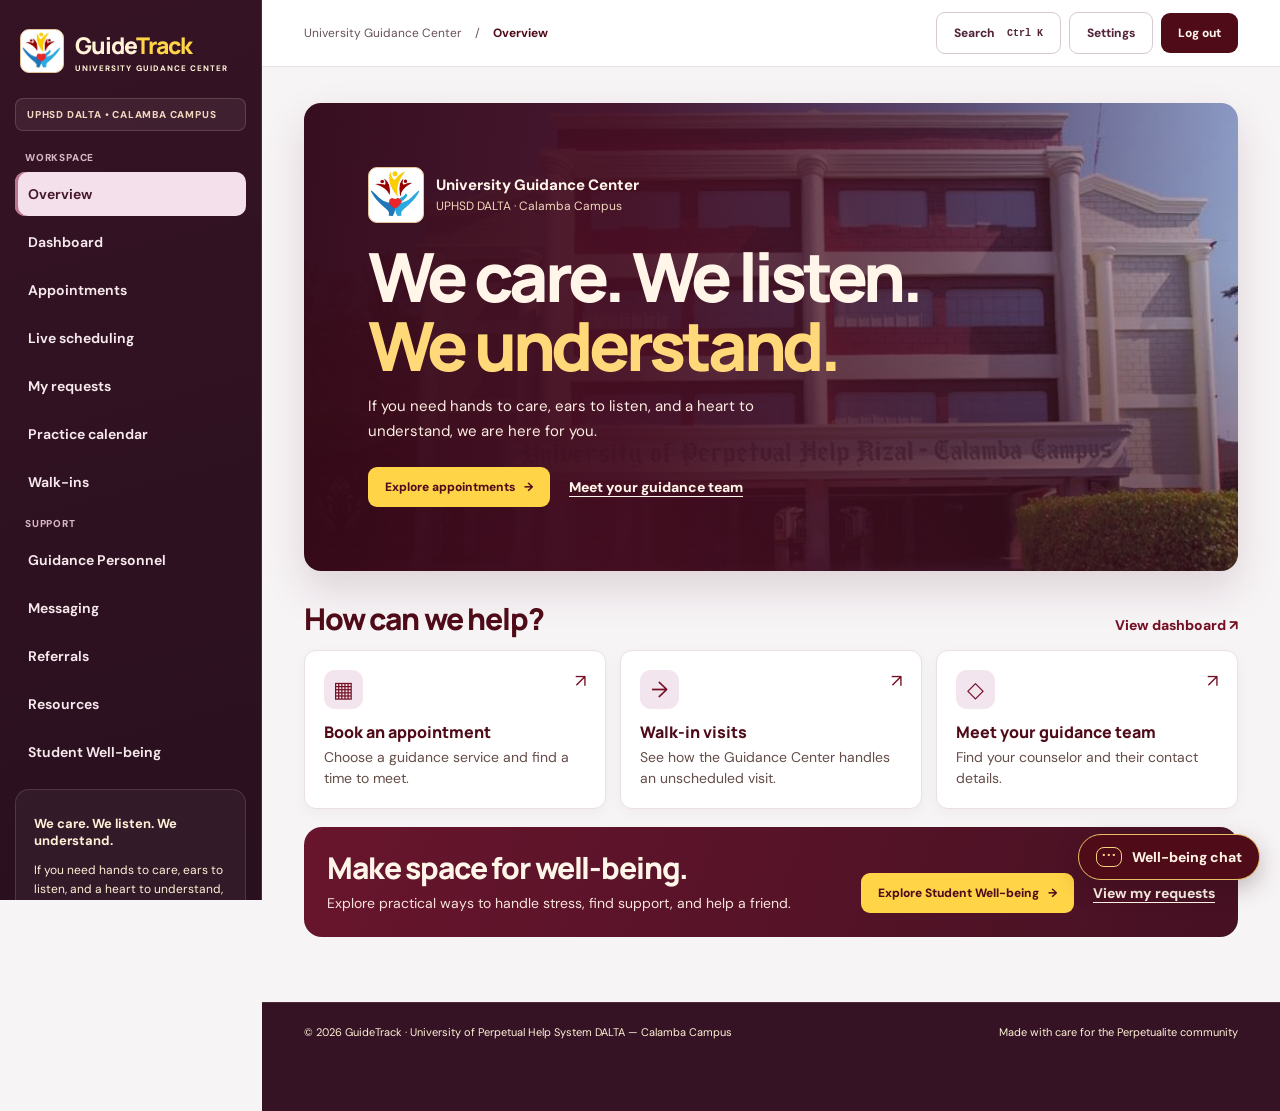
<file: index.html>
<!doctype html><html lang="en"><head><meta charset="UTF-8"><meta name="viewport" content="width=device-width, initial-scale=1"><meta name="theme-color" content="#740f24"><title>GuideTrack | University Guidance Center</title><meta name="description" content="GuideTrack guidance management portal for UPHSD Calamba"><link rel="preconnect" href="https://fonts.googleapis.com"><link rel="preconnect" href="https://fonts.gstatic.com" crossorigin><link href="https://fonts.googleapis.com/css2?family=DM+Sans:wght@400;500;600;700&family=Manrope:wght@400;500;600;700;800&display=swap" rel="stylesheet"><link rel="stylesheet" href="styles.css?v=maroon-yellow"><link rel="stylesheet" href="workspace.css?v=portal-help"><link rel="stylesheet" href="portal-shell.css?v=portal-mobile"></head><body class="portal-page"><a class="portal-skip" href="#content">Skip to content</a><div class="app"><aside class="sidebar" id="portal-sidebar"><a class="brand" href="#home"><span class="portal-emblem" aria-hidden="true"></span><span><strong>Guide<span>Track</span></strong><small>UNIVERSITY GUIDANCE CENTER</small></span></a><div class="campus">UPHSD DALTA <span>•</span> CALAMBA CAMPUS</div><nav id="nav" aria-label="GuideTrack workspace">
<div class="nav-label">Workspace</div>
<a href="#home" data-page="home">Overview</a>
<a href="#dashboard" data-page="dashboard">Dashboard</a>
<a href="#appointments" data-page="appointments">Appointments</a>
<a href="scheduling.html">Live scheduling</a>
<a href="/scheduling.html#my-requests">My requests</a>
<a href="#calendar" data-page="calendar">Practice calendar</a>
<a href="#walk-in" data-page="walk-in">Walk-ins</a>
<div class="nav-label">Support</div>
<a href="#guidance" data-page="guidance">Guidance Personnel</a>
<a href="#messages" data-page="messages">Messaging</a>
<a href="#referrals" data-page="referrals">Referrals</a>
<a href="#resources" data-page="resources">Resources</a>
<a href="#wellbeing" data-page="wellbeing">Student Well-being</a>
</nav><div class="side-bottom"><div class="support"><strong>We care. We listen. We understand.</strong><p>If you need hands to care, ears to listen, and a heart to understand, we are here for you.</p><a href="#guidance">Meet our team</a></div></div></aside><button class="portal-nav-scrim" type="button" aria-label="Close navigation" tabindex="-1" hidden></button><div class="main-wrap"><header class="topbar"><button id="menu" class="menu" type="button" aria-label="Toggle menu" aria-controls="portal-sidebar" aria-expanded="false">☰</button><div class="breadcrumbs">University Guidance Center <span>/</span> <strong id="crumb">Overview</strong></div><div class="top-right"><button class="btn outline portal-controls-button" type="button" id="portal-search-open">Search <kbd>Ctrl K</kbd></button><a class="btn outline portal-controls-button" href="/settings.html">Settings</a><form method="post" action="/auth/logout"><button class="btn maroon" type="submit">Log out</button></form></div></header><main id="content" class="content" tabindex="-1"></main><footer class="footer">© 2026 GuideTrack · University of Perpetual Help System DALTA — Calamba Campus <span>Made with care for the Perpetualite community</span></footer></div></div><div id="toast" role="status" aria-live="polite"></div><script src="app.js?v=portal-mobile"></script><details class="awareness-chat" id="awareness-chat">
  <summary class="chat-launcher"><span class="chat-icon" aria-hidden="true"></span><span>Well-being chat</span></summary>
  <section class="chat-window" aria-labelledby="chat-title">
    <header class="chat-header">
      <span class="chat-avatar" aria-hidden="true">&#9825;</span>
      <div><h2 id="chat-title">Well-being chat</h2><p>GuideTrack &middot; AI-assisted support</p></div>
      <button class="chat-close" type="button" aria-label="Close Well-being chat">&times;</button>
    </header>
    <div class="chat-conversation">
      <div class="chat-messages" id="chat-messages" role="log" aria-live="polite" aria-label="Chat messages" tabindex="0">
        <div class="chat-message"><span class="chat-author">GuideTrack</span><p>Hi, I&rsquo;m glad you&rsquo;re here. Ask about GuideTrack, everyday well-being, or anything you would like to learn.</p></div>
      </div>
      <div class="chat-typing" id="chat-typing" role="status" hidden>
        <span class="chat-dots" aria-hidden="true"><i></i><i></i><i></i></span>
        <span>GuideTrack is finding a reply</span>
      </div>
    </div>
    <div class="chat-composer">
      <div class="chat-prompts" aria-label="Suggested questions">
        <button type="button" data-prompt="How do I set up an appointment?">Book an appointment</button>
        <button type="button" data-prompt="How can I handle exam stress?">Exam stress</button>
        <button type="button" data-prompt="How can I build a better sleep routine?">Better sleep</button>
        <button type="button" data-prompt="How do I reach the Guidance Center?">Find support</button>
      </div>
      <form id="awareness-form">
        <label class="chat-only-screen-reader" for="awareness-message">Your message</label>
        <textarea id="awareness-message" maxlength="800" rows="2" placeholder="Write a message&hellip;" aria-describedby="chat-privacy" required></textarea>
        <button class="chat-send" type="submit">Send <span aria-hidden="true">&rarr;</span></button>
      </form>
      <p id="chat-privacy">Cloudflare Workers AI may receive your message and recent chat turns to reply. Leave out private details.</p>
      <div class="chat-links">
        <a href="#wellbeing/urgent">Urgent help</a>
        <a href="#wellbeing">Mental health resources</a>
      </div>
    </div>
  </section>
</details><script src="wellbeing.js?v=conversation" defer></script><dialog id="portal-search" class="portal-dialog">
  <form method="dialog"><button class="btn outline portal-dialog-close" aria-label="Close search">Close</button></form>
  <h2>Find a page</h2>
  <div class="field"><label for="portal-query">Search GuideTrack</label><input id="portal-query" type="search" placeholder="Try appointments or settings"></div>
  <div id="portal-results"></div>
</dialog>
<script src="/preferences.js" defer></script>
<script src="portal-tools.js?v=workspace-shell" defer></script></body></html>
</file>
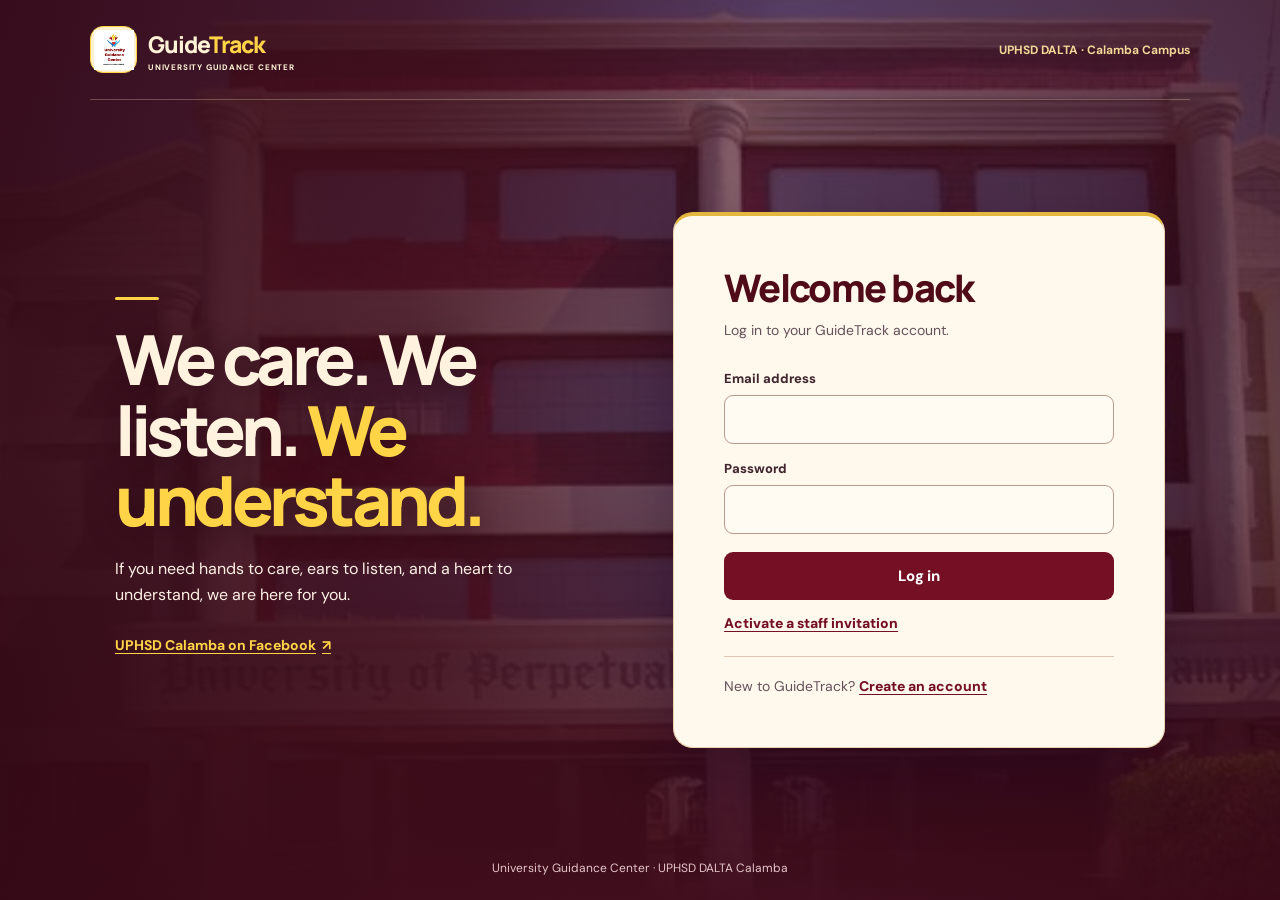
<file: login.html>
<!doctype html>
<html lang="en">
<head>
<meta charset="UTF-8">
<meta name="viewport" content="width=device-width, initial-scale=1">
<meta name="theme-color" content="#740f24">
<title>Log in | GuideTrack</title>
<meta name="description" content="GuideTrack guidance management portal for UPHSD Calamba">
<link rel="preconnect" href="https://fonts.googleapis.com">
<link rel="preconnect" href="https://fonts.gstatic.com" crossorigin>
<link href="https://fonts.googleapis.com/css2?family=DM+Sans:wght@400;500;600;700&family=Manrope:wght@400;500;600;700;800&display=swap" rel="stylesheet">
<link rel="stylesheet" href="styles.css?v=maroon-yellow">
  <link rel="stylesheet" href="auth.css?v=campus-background">
</head>
<body class="auth-page auth-campus-login">
  <header class="auth-header">
    <a class="brand" href="/login.html">
      <span class="brand-icon"><img src="guidance-logo.png" alt="" width="40" height="40"></span>
      <span><strong>Guide<span>Track</span></strong><small>UNIVERSITY GUIDANCE CENTER</small></span>
    </a>
    <p class="auth-campus-name">UPHSD DALTA &middot; Calamba Campus</p>
  </header>
  <main class="auth-layout">
    <aside class="auth-campus">
      <h2>We care. We listen. <em>We understand.</em></h2>
      <p>If you need hands to care, ears to listen, and a heart to understand, we are here for you.</p>
      <a class="auth-campus-social" href="https://www.facebook.com/perpetualcalambaofficial"
        target="_blank" rel="noopener noreferrer">UPHSD Calamba on Facebook <span aria-hidden="true">&nearr;</span></a>
    </aside>
    <section class="auth-card" aria-labelledby="auth-title">
      <h1 id="auth-title">Welcome back</h1>
      <p class="auth-intro">Log in to your GuideTrack account.</p>
      <form id="auth-form" method="post" action="/auth/login">
        <div class="field">
          <label for="email">Email address</label>
          <input id="email" name="email" type="email" autocomplete="email" required>
        </div>
        <div class="field">
          <label for="password">Password</label>
          <input id="password" name="password" type="password" autocomplete="current-password" required>
        </div>
        <button type="submit" class="btn maroon">Log in</button>
        <p id="auth-status" role="status" hidden></p>
      </form>
      <p><a class="auth-link" href="staff-activate.html">Activate a staff invitation</a></p>
      <p class="auth-switch">New to GuideTrack? <a class="auth-link" href="signup.html">Create an account</a></p>
    </section>
  </main>
  <footer class="auth-footer">University Guidance Center &middot; UPHSD DALTA Calamba</footer>
  <script src="auth.js?v=cloudflare-accounts" defer></script>
</body>
</html>
</file>
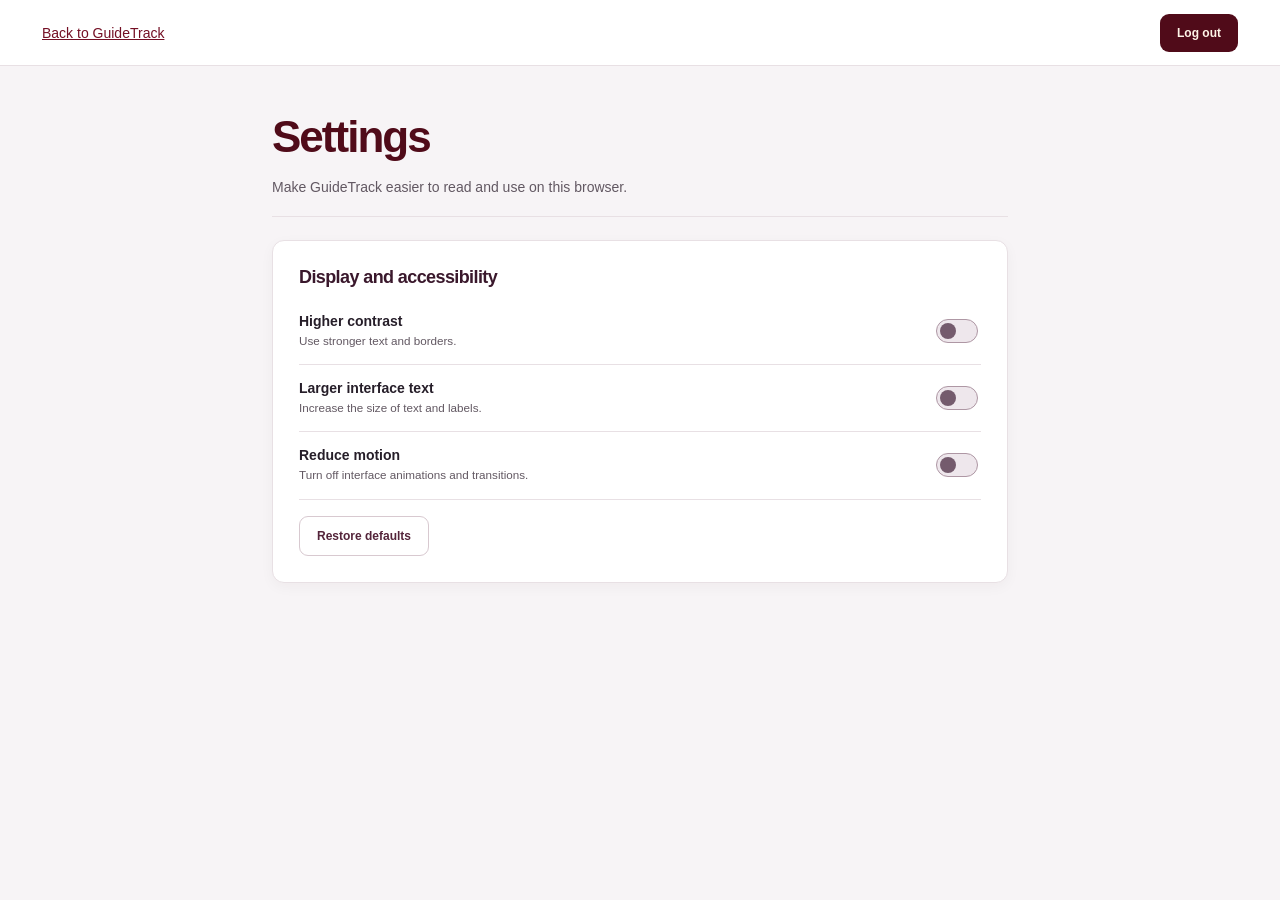
<file: settings.html>
<!doctype html>
<html lang="en">
<head>
  <meta charset="utf-8">
  <meta name="viewport" content="width=device-width, initial-scale=1">
  <meta name="theme-color" content="#500b19">
  <title>Settings | GuideTrack</title>
  <link rel="stylesheet" href="/styles.css?v=maroon-yellow">
  <link rel="stylesheet" href="/workspace.css?v=guidance-calendar">
  <link rel="stylesheet" href="/portal-shell.css">
</head>
<body class="portal-page">
  <header class="topbar settings-header">
    <a class="workflow-link" href="/">Back to GuideTrack</a>
    <form method="post" action="/auth/logout"><button class="btn maroon" type="submit">Log out</button></form>
  </header>
  <main class="content settings-content">
    <div class="page-intro"><h1 class="page-title">Settings</h1><p class="subtitle">Make GuideTrack easier to read and use on this browser.</p></div>
    <section class="panel" aria-labelledby="display-heading">
      <h2 class="section-title" id="display-heading">Display and accessibility</h2>
      <form id="display-preferences" class="settings-options">
        <label class="settings-option"><span><strong>Higher contrast</strong><small>Use stronger text and borders.</small></span><input type="checkbox" role="switch" name="contrast"></label>
        <label class="settings-option"><span><strong>Larger interface text</strong><small>Increase the size of text and labels.</small></span><input type="checkbox" role="switch" name="large-text"></label>
        <label class="settings-option"><span><strong>Reduce motion</strong><small>Turn off interface animations and transitions.</small></span><input type="checkbox" role="switch" name="quiet-motion"></label>
        <button class="btn outline" type="button" id="settings-reset">Restore defaults</button>
        <p id="settings-feedback" role="status"></p>
      </form>
    </section>
  </main>
  <script src="/preferences.js" defer></script>
</body>
</html>
</file>
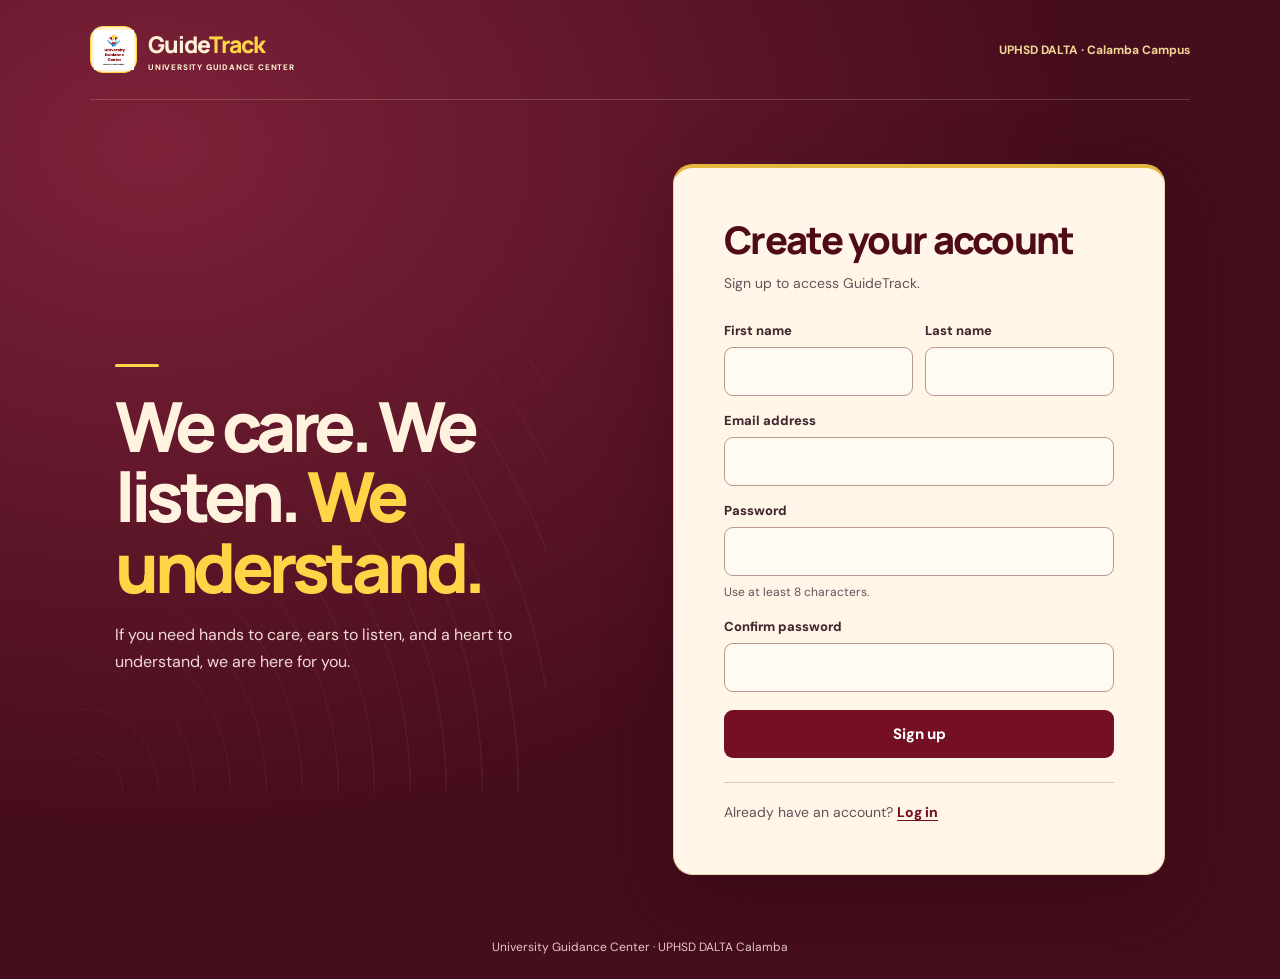
<file: signup.html>
<!doctype html>
<html lang="en">
<head>
<meta charset="UTF-8">
<meta name="viewport" content="width=device-width, initial-scale=1">
<meta name="theme-color" content="#740f24">
<title>Sign up | GuideTrack</title>
<meta name="description" content="GuideTrack guidance management portal for UPHSD Calamba">
<link rel="preconnect" href="https://fonts.googleapis.com">
<link rel="preconnect" href="https://fonts.gstatic.com" crossorigin>
<link href="https://fonts.googleapis.com/css2?family=DM+Sans:wght@400;500;600;700&family=Manrope:wght@400;500;600;700;800&display=swap" rel="stylesheet">
<link rel="stylesheet" href="styles.css?v=maroon-yellow">
  <link rel="stylesheet" href="auth.css?v=account-design">
</head>
<body class="auth-page">
  <header class="auth-header">
    <a class="brand" href="/login.html">
      <span class="brand-icon"><img src="guidance-logo.png" alt="" width="40" height="40"></span>
      <span><strong>Guide<span>Track</span></strong><small>UNIVERSITY GUIDANCE CENTER</small></span>
    </a>
    <p class="auth-campus-name">UPHSD DALTA &middot; Calamba Campus</p>
  </header>
  <main class="auth-layout">
    <aside class="auth-campus">
      <h2>We care. We listen. <em>We understand.</em></h2>
      <p>If you need hands to care, ears to listen, and a heart to understand, we are here for you.</p>
    </aside>
    <section class="auth-card" aria-labelledby="auth-title">
      <h1 id="auth-title">Create your account</h1>
      <p class="auth-intro">Sign up to access GuideTrack.</p>
      <form id="auth-form" method="post" action="/auth/signup">
        <div class="auth-name-fields">
          <div class="field">
            <label for="first-name">First name</label>
            <input id="first-name" name="first-name" type="text" autocomplete="given-name" required>
          </div>
          <div class="field">
            <label for="last-name">Last name</label>
            <input id="last-name" name="last-name" type="text" autocomplete="family-name" required>
          </div>
        </div>
        <div class="field">
          <label for="email">Email address</label>
          <input id="email" name="email" type="email" autocomplete="email" required>
        </div>
        <div class="field">
          <label for="password">Password</label>
          <input id="password" name="password" type="password" autocomplete="new-password" minlength="8" aria-describedby="password-hint" required>
        </div>
        <p id="password-hint" class="auth-hint">Use at least 8 characters.</p>
        <div class="field">
          <label for="confirm-password">Confirm password</label>
          <input id="confirm-password" name="confirm-password" type="password" autocomplete="new-password" required>
        </div>
        <button type="submit" class="btn maroon">Sign up</button>
        <p id="auth-status" role="status" hidden></p>
      </form>
      <p class="auth-switch">Already have an account? <a class="auth-link" href="login.html">Log in</a></p>
    </section>
  </main>
  <footer class="auth-footer">University Guidance Center &middot; UPHSD DALTA Calamba</footer>
  <script src="auth.js?v=cloudflare-accounts" defer></script>
</body>
</html>
</file>
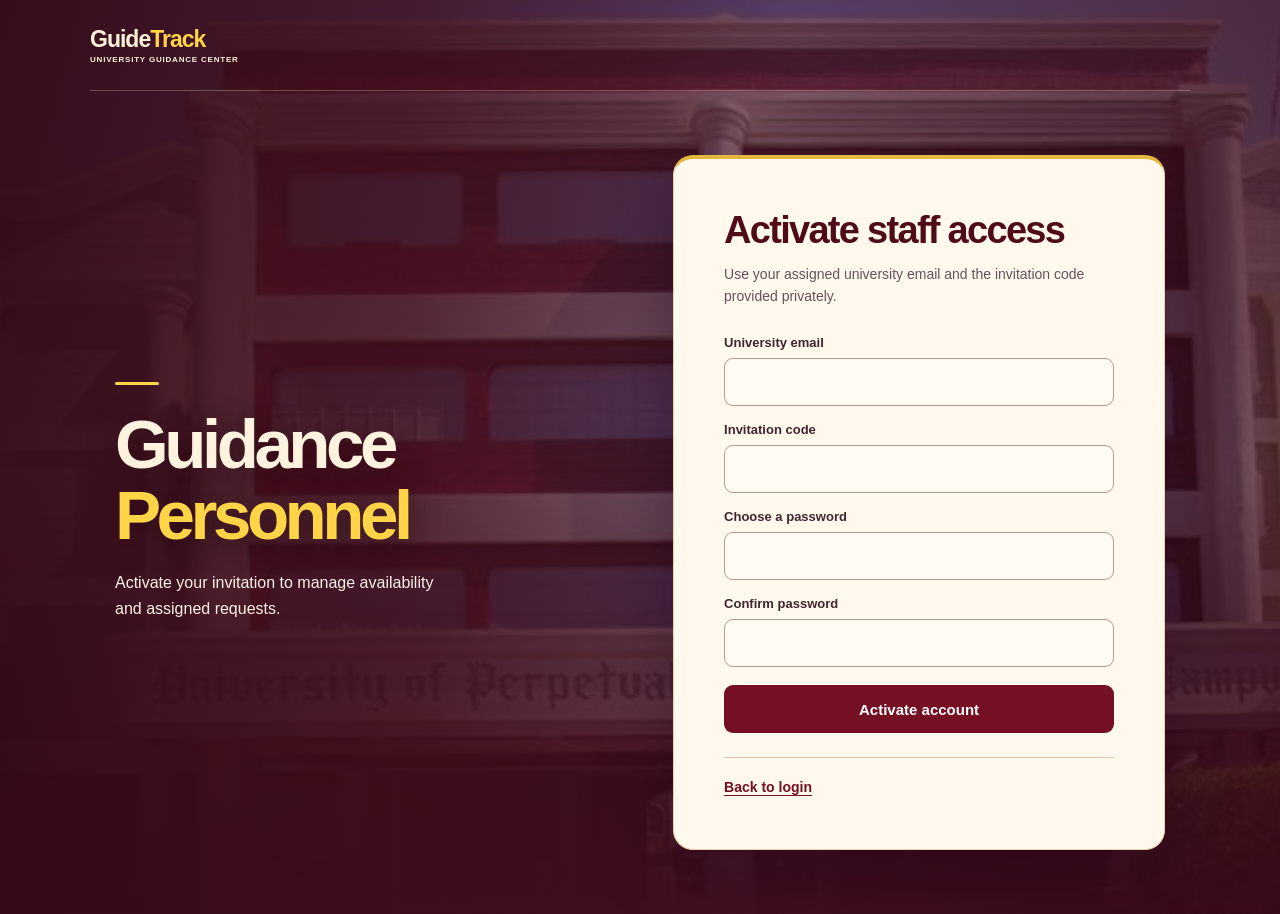
<file: staff-activate.html>
<!doctype html>
<html lang="en">
<head>
  <meta charset="utf-8">
  <meta name="viewport" content="width=device-width, initial-scale=1">
  <title>Activate staff access | GuideTrack</title>
  <link rel="stylesheet" href="styles.css?v=maroon-yellow">
  <link rel="stylesheet" href="auth.css?v=campus-social">
</head>
<body class="auth-page auth-campus-login">
  <header class="auth-header"><a class="brand" href="/login.html"><span><strong>Guide<span>Track</span></strong><small>UNIVERSITY GUIDANCE CENTER</small></span></a></header>
  <main class="auth-layout">
    <aside class="auth-campus"><h2>Guidance <em>Personnel</em></h2><p>Activate your invitation to manage availability and assigned requests.</p></aside>
    <section class="auth-card">
      <h1>Activate staff access</h1>
      <p class="auth-intro">Use your assigned university email and the invitation code provided privately.</p>
      <form method="post" action="/auth/staff-activate">
        <div class="field"><label for="email">University email</label><input id="email" name="email" type="email" autocomplete="email" required></div>
        <div class="field"><label for="code">Invitation code</label><input id="code" name="code" autocomplete="off" maxlength="48" required></div>
        <div class="field"><label for="password">Choose a password</label><input id="password" name="password" type="password" autocomplete="new-password" minlength="12" maxlength="256" required></div>
        <div class="field"><label for="confirm-password">Confirm password</label><input id="confirm-password" name="confirm-password" type="password" autocomplete="new-password" required></div>
        <p id="auth-status" role="status" hidden></p>
        <button class="btn maroon" type="submit">Activate account</button>
      </form>
      <p class="auth-switch"><a class="auth-link" href="login.html">Back to login</a></p>
    </section>
  </main>
  <script src="auth.js?v=staff-invite" defer></script>
</body>
</html>
</file>
<file: styles.css>
:root {
  --maroon-deep: #500b19;
  --maroon: #740f24;
  --maroon-accent: #932039;
  --gold: #f2cb72;
  --gold-ink: #835813;
}
*{box-sizing:border-box}html{scroll-behavior:smooth}body{margin:0;background:#f7f7f8;color:#24252c;font-family:'DM Sans',sans-serif;font-size:14px}a{text-decoration:none;color:inherit}button,input,select,textarea{font:inherit}button{cursor:pointer}.app{min-height:100vh;display:flex}.sidebar{width:262px;flex:none;background:#fff;border-right:1px solid #ececf0;padding:29px 19px 18px;display:flex;flex-direction:column;position:sticky;top:0;height:100vh;z-index:10}.brand{display:flex;align-items:center;gap:11px;padding:0 5px}.brand-icon{height:47px;width:47px;border:1px solid #eee1e5;border-radius:13px;display:grid;place-items:center;background:#fff}.brand-icon img{width:40px;height:40px;object-fit:contain}.brand strong{font:800 23px Manrope,sans-serif;letter-spacing:-1px;color:var(--maroon)}.brand strong span{color:var(--gold-ink)}.brand small{display:block;color:#9a9ba4;font-size:8px;font-weight:800;letter-spacing:1.05px;margin-top:2px}.campus{margin:28px 4px 32px;background:#fbf5f6;color:var(--maroon);border-radius:8px;padding:12px;font-size:10px;font-weight:800;letter-spacing:.8px;text-align:center}.campus span{color:var(--gold-ink)}.nav-label{font-size:10px;color:#aaaab3;font-weight:800;letter-spacing:1.5px;margin:0 12px 13px}nav{display:grid;gap:6px}nav a{padding:13px 14px;border-radius:9px;color:#70717d;font-weight:700;display:flex;gap:13px;align-items:center}nav a span{font-size:20px;width:22px;text-align:center;font-weight:400}nav a:hover{background:#faf2f4;color:var(--maroon)}nav a.active{background:var(--maroon);color:#fff;box-shadow:0 6px 14px #740f2426}.side-bottom{margin-top:auto}.support{background:#faf1f3;border:1px solid #f2e2e7;border-radius:14px;padding:18px}.support-icon{font-size:25px;color:var(--maroon)}.support strong{display:block;color:var(--maroon-deep);font-size:13px;margin:7px 0}.support p{color:#877780;font-size:12px;line-height:1.6}.support a{color:var(--maroon);font-weight:800;font-size:12px}.support a span{margin-left:6px}.side-footer{font-size:10px;color:#aaa;text-align:center;margin-top:22px}.main-wrap{flex:1;min-width:0}.topbar{height:77px;background:#fff;border-bottom:1px solid #ececf0;display:flex;align-items:center;justify-content:space-between;padding:0 42px;gap:16px}.breadcrumbs{font-size:12px;color:#9b9ca5}.breadcrumbs span{margin:0 10px;color:#d3d3d9}.breadcrumbs strong{color:#444651}.top-right{display:flex;align-items:center;gap:18px}.preview-tag{font-size:10px;letter-spacing:1px;font-weight:800;color:#995d2d;background:#fff6e9;padding:8px 11px;border-radius:20px}.user-dot{width:35px;height:35px;border-radius:50%;display:grid;place-items:center;background:#f0e4e7;color:var(--maroon);font-weight:800}.menu{display:none;background:none;border:0;font-size:23px}.content{max-width:1500px;padding:36px 42px 65px;margin:auto;min-height:calc(100vh - 130px)}.eyebrow{color:var(--maroon-accent);font-size:11px;letter-spacing:1.8px;font-weight:800;text-transform:uppercase}.page-title{font:800 clamp(26px,3vw,35px) Manrope,sans-serif;letter-spacing:-1.2px;margin:8px 0}.subtitle{color:#858692;font-size:14px;line-height:1.7}.hero{min-height:274px;background:linear-gradient(110deg,var(--maroon-deep),var(--maroon) 70%,var(--maroon-accent));color:#fff;border-radius:20px;position:relative;overflow:hidden;padding:39px 44px;display:flex;align-items:center;margin-bottom:28px}.hero:before,.hero:after{content:'';position:absolute;border:1px solid #ffffff1c;border-radius:50%;width:470px;height:470px;right:-100px;top:-220px}.hero:after{width:330px;height:330px;right:50px;top:-130px}.hero-copy{position:relative;z-index:1;max-width:660px}.hero .eyebrow{color:var(--gold)}.hero h1{font:800 clamp(27px,3vw,39px) Manrope,sans-serif;letter-spacing:-1.2px;margin:12px 0}.hero p{color:#f4dce3;line-height:1.7;max-width:560px}.hero .btn{margin-top:13px}.btn{display:inline-flex;align-items:center;justify-content:center;gap:9px;border:0;border-radius:9px;padding:12px 17px;font-weight:800;font-size:12px;transition:.15s}.btn:hover{transform:translateY(-1px)}.btn.gold{background:var(--gold);color:var(--maroon-deep)}.btn.maroon{background:var(--maroon);color:#fff}.btn.light{background:#f9f0f2;color:var(--maroon)}.btn.outline{border:1px solid #e9dfe2;color:var(--maroon);background:#fff}.section-title{font:800 19px Manrope,sans-serif;letter-spacing:-.6px;margin:0}.section-heading{display:flex;justify-content:space-between;align-items:center;margin:31px 0 17px;gap:12px}.section-heading a{color:var(--maroon);font-weight:800;font-size:12px}.grid{display:grid;gap:17px}.grid.three{grid-template-columns:repeat(3,minmax(0,1fr))}.grid.four{grid-template-columns:repeat(4,minmax(0,1fr))}.tile,.panel{background:#fff;border:1px solid #ebebef;border-radius:14px;padding:23px;box-shadow:0 4px 14px #20202a05}.tile{display:block;transition:.2s}.tile:hover{border-color:#e6c6ce;transform:translateY(-3px);box-shadow:0 12px 24px #20202a0b}.tile-icon{width:43px;height:43px;background:#f9eff2;color:var(--maroon-accent);border-radius:11px;display:grid;place-items:center;font-size:24px;margin-bottom:20px}.tile h3{font:800 15px Manrope,sans-serif;margin:0 0 9px}.tile p{font-size:12px;color:#92939c;line-height:1.7;margin:0}.tile .arrow{display:block;color:var(--maroon-accent);font-size:20px;margin-top:13px}.two-col{display:grid;grid-template-columns:1.3fr 1fr;gap:18px}.announcement{display:flex;gap:15px;align-items:start;padding:17px 0;border-bottom:1px solid #f0f0f2}.announcement:last-child{border:0}.announcement .date{background:#fbf2f4;color:var(--maroon);padding:9px;border-radius:8px;font-size:11px;text-align:center;font-weight:800;min-width:52px}.announcement strong{display:block;font-size:13px}.announcement p{color:#92939c;font-size:12px;line-height:1.6;margin:6px 0}.steps{display:grid;gap:15px}.step{display:flex;align-items:start;gap:14px}.step b{background:#f8eef1;color:var(--maroon);border-radius:9px;padding:10px 14px}.step strong{display:block;margin:2px 0 4px}.step p{margin:0;color:#92939c;font-size:12px;line-height:1.6}.team-grid{display:grid;grid-template-columns:repeat(4,minmax(0,1fr));gap:19px}.person{background:#fff;border:1px solid #ededf0;border-radius:15px;overflow:hidden}.portrait{height:260px;background:#f4edf0;overflow:hidden}.portrait img{width:100%;height:100%;object-fit:cover;object-position:center top}.person-body{padding:18px}.person-body h3{font:800 14px Manrope,sans-serif;margin:0 0 7px;line-height:1.5}.role{font-size:12px;font-weight:800;color:var(--maroon-accent)}.person-body p{font-size:11px;color:#8b8b95;line-height:1.65;min-height:32px}.person .btn{width:100%;margin-top:8px}.form-grid{display:grid;grid-template-columns:1fr 1fr;gap:17px}.field{display:grid;gap:8px}.field.full{grid-column:1/-1}.field label{font-size:12px;color:#4c4b55;font-weight:800}.field input,.field select,.field textarea{border:1px solid #e4e3e9;border-radius:9px;padding:13px;background:#fff;outline:none;width:100%;color:#353541}.field input:focus,.field select:focus,.field textarea:focus{border-color:var(--maroon-accent);box-shadow:0 0 0 3px #93203926}.field textarea{min-height:110px;resize:vertical}.note{border-radius:10px;padding:13px 16px;background:#fff7e9;color:#906a31;font-size:12px;line-height:1.6;margin:20px 0}.empty{padding:30px;text-align:center;color:#96969f;border:1px dashed #dedee3;border-radius:12px;background:#fff}.page-intro{margin-bottom:26px}.footer{border-top:1px solid #eee;padding:22px 42px;color:#a4a4ac;font-size:11px;display:flex;justify-content:space-between;gap:15px}#toast{position:fixed;right:24px;bottom:24px;background:#342b30;color:white;padding:14px 20px;border-radius:11px;box-shadow:0 12px 35px #0002;display:none;z-index:99;max-width:350px}.resources{display:grid;grid-template-columns:repeat(2,1fr);gap:16px}.resource{padding:20px;border:1px solid #eee;background:#fff;border-radius:13px}.resource h3{font:800 15px Manrope;margin:0 0 9px}.resource p{color:#888;font-size:12px;line-height:1.6}@media(max-width:1100px){.team-grid{grid-template-columns:repeat(2,1fr)}.grid.three{grid-template-columns:repeat(2,1fr)}}@media(max-width:760px){.sidebar{position:fixed;transform:translateX(-105%);transition:.2s;box-shadow:0 10px 50px #0002}.sidebar.open{transform:translateX(0)}.menu{display:block}.topbar{padding:0 18px;height:66px}.breadcrumbs{flex:1}.content{padding:23px 17px 45px}.hero{padding:29px 24px;min-height:300px}.hero h1{font-size:29px}.grid.three,.two-col,.team-grid,.form-grid,.resources{grid-template-columns:1fr}.field.full{grid-column:auto}.portrait{height:350px}.footer{padding:18px;display:block;line-height:1.7}.preview-tag{display:none}}
/* GuideTrack brand surfaces shared by the workspace and account pages. */
:root {
  --gold: #ffd447;
  --gold-ink: #714701;
  --canvas: #f5e5d0;
  --surface: #fff0ce;
  --surface-muted: #f7ddb0;
  --surface-border: #dfba86;
  --maroon-border: #a94054;
  --on-maroon: #fff2d6;
}

body { background: var(--canvas); }

.sidebar, .topbar, .footer, .auth-page .auth-header {
  background: var(--maroon-deep);
  color: var(--on-maroon);
  border-color: var(--maroon-border);
}

.sidebar .brand strong, .auth-header .brand strong, .breadcrumbs strong { color: var(--on-maroon); }
.sidebar .brand strong span, .auth-header .brand strong span, .auth-header .auth-link { color: var(--gold); }
.sidebar .brand small, .auth-page .auth-header .brand small,
.sidebar .nav-label, .sidebar .side-footer, .breadcrumbs, .breadcrumbs span {
  color: var(--on-maroon);
}
.brand-icon { background: var(--surface); border-color: var(--gold); }
.campus { background: var(--gold); color: var(--maroon-deep); }
.campus span { color: inherit; }

.sidebar nav a { color: var(--on-maroon); }
.sidebar nav a:hover { background: var(--maroon); color: var(--on-maroon); }
.sidebar nav a.active { background: var(--gold); color: var(--maroon-deep); }
.menu { color: var(--on-maroon); }
.topbar .btn.maroon { background: var(--gold); color: var(--maroon-deep); }

.support {
  background: var(--maroon);
  border-color: var(--maroon-border);
}
.support strong, .support p { color: var(--on-maroon); }
.support a, .support-icon { color: var(--gold); }

.tile, .panel, .person, .resource, .empty, .auth-page .auth-card {
  background: var(--surface);
  border-color: var(--surface-border);
}

.btn.light, .btn.outline, .preview-tag, .announcement .date, .step b, .tile-icon, .visit-card .visit-status {
  background: var(--surface-muted);
  color: var(--maroon-deep);
  border-color: var(--surface-border);
}

.field input, .field select, .field textarea { background: #fff7e2; border-color: #a87a4d; }
.field input::placeholder, .field textarea::placeholder { color: #67544b; }
.tile p, .announcement p, .step p, .person-body p, .resource p, .subtitle, .empty { color: #654d48; }
.page-title, .section-title { color: var(--maroon-deep); }

body.auth-page { background: var(--canvas); }
.auth-page .auth-campus { border-top: 5px solid var(--gold); }

:focus-visible { outline: 3px solid var(--maroon-accent); outline-offset: 3px; }
.sidebar :focus-visible, .topbar :focus-visible, .auth-header :focus-visible {
  outline-color: var(--gold);
}
</file>
<file: workspace.css>
.sidebar { overflow-y: auto; }
.workflow-form { display: grid; gap: 14px; margin-top: 16px; }
.workflow-form textarea { resize: vertical; }
.workflow-form .btn, .workflow-actions .btn { justify-self: start; }
.workflow-metrics, .workflow-summary { margin: 18px 0; }
.workflow-metrics h2 { margin: 0 0 8px; font-size: 14px; }
.workflow-metrics strong { font-size: 26px; color: var(--maroon); }
.workflow-counts div { display: flex; justify-content: space-between; gap: 12px; padding: 6px 0; }
.visit-card { border-top: 1px solid #eee1e5; margin-top: 16px; padding-top: 16px; }
.visit-card h3 { font-size: 15px; margin: 0; }
.visit-card p { line-height: 1.6; }
.visit-heading, .workflow-actions, .appointment-reminder { display: flex; align-items: center; flex-wrap: wrap; gap: 8px; }
.visit-heading { justify-content: space-between; }
.visit-status { background: #faf1f3; color: var(--maroon); border-radius: 16px; padding: 5px 10px; font-weight: 700; }
.visit-times { display: flex; flex-wrap: wrap; gap: 12px 20px; }
.visit-times dt { font-weight: 700; }
.visit-times dd { margin: 3px 0 0; }
.appointment-reminder { margin: 12px 0; padding: 9px; background: #fff6e9; color: #6e4a17; border-radius: 8px; font-weight: 700; }
.workflow-link, .workflow-email { color: var(--maroon); text-decoration: underline; }
.workflow-email { display: block; overflow-wrap: anywhere; }
.workflow-message { overflow-wrap: anywhere; white-space: pre-wrap; }
@media (max-width: 760px) {
  .workflow-metrics.grid.four { grid-template-columns: repeat(2, minmax(0, 1fr)); }
}

.wellbeing-grid { gap: 18px; }
.wellbeing-grid p, .wellbeing-grid li { line-height: 1.6; }
.wellbeing-options { display: flex; flex-wrap: wrap; gap: 9px; margin-top: 16px; }
.wellbeing-checklist { display: grid; gap: 9px; list-style: none; padding: 0; }
.wellbeing-checklist input { accent-color: var(--maroon); }
.wellbeing-grid details { margin-top: 12px; border-top: 1px solid var(--surface-border); padding-top: 12px; }
.wellbeing-grid summary { color: var(--maroon-deep); font-weight: 800; cursor: pointer; }
.wellbeing-urgent { scroll-margin-top: 20px; border-left: 4px solid var(--maroon); }

.awareness-chat {
  position: fixed; right: 20px; bottom: 20px; z-index: 30;
  max-width: calc(100vw - 40px);
}
.chat-launcher {
  display: flex; align-items: center; gap: 10px; width: max-content; margin-left: auto;
  padding: 12px 17px; border: 1px solid #e9be63; border-radius: 28px;
  background: var(--maroon-deep); color: #fff4e4; cursor: pointer; font-weight: 800;
  box-shadow: 0 8px 24px #290b1644;
  transition: background .18s, transform .18s;
}
.chat-launcher:hover { background: var(--maroon); transform: translateY(-2px); }
.chat-launcher::-webkit-details-marker { display: none; }
.chat-icon {
  position: relative; width: 26px; height: 20px; border: 1px solid #f8d17e;
  border-radius: 8px; color: #f8d17e;
}
.chat-icon::after { content: '...'; position: absolute; inset: -6px 0 0; text-align: center; letter-spacing: 1px; }
.awareness-chat[open] { display: flex; flex-direction: column-reverse; gap: 10px; }
.chat-window {
  display: flex; flex-direction: column; overflow: hidden;
  width: min(390px, calc(100vw - 40px)); height: min(560px, calc(100dvh - 95px));
  border: 1px solid #dfba86; border-radius: 20px; background: #fff9ef; color: #2e1e23;
  box-shadow: 0 18px 48px #290b164d;
  animation: chat-appear .22s ease-out both;
}
.chat-header {
  flex: none; display: flex; align-items: center; gap: 11px;
  padding: 13px 14px; color: #fff3e4; background: var(--maroon-deep);
}
.chat-avatar {
  display: grid; place-items: center; flex: none; width: 40px; height: 40px;
  border-radius: 50%; background: var(--gold); color: var(--maroon-deep); font-size: 23px;
}
.chat-header h2 { margin: 0; font: 800 16px/1.3 Manrope, sans-serif; }
.chat-header p { margin: 2px 0 0; color: #f0cfbc; font-size: 11px; }
.chat-close {
  margin-left: auto; width: 38px; height: 38px; border: 1px solid #f9ddad66;
  border-radius: 50%; background: transparent; color: inherit; font-size: 20px;
}
.chat-close:hover { background: var(--maroon); }
.chat-close:focus-visible { outline-color: var(--gold); }
.chat-conversation { flex: 1; min-height: 48px; display: flex; flex-direction: column; }
.chat-messages { flex: 1; overflow-y: auto; min-height: 0; padding: 15px 13px 10px; }
.chat-message {
  width: fit-content; max-width: 87%; overflow-wrap: anywhere; margin: 0 0 13px;
  animation: chat-appear .2s ease-out both;
}
.chat-message-user { margin-left: auto; }
.chat-author { display: block; color: #6b5158; font-size: 11px; font-weight: 800; margin: 0 5px 4px; }
.chat-message-user .chat-author { text-align: right; }
.chat-message p {
  margin: 0; padding: 9px 12px; border-radius: 4px 14px 14px; background: #f5e5d6;
  font-size: 13px; line-height: 1.55; white-space: pre-wrap;
}
.chat-message-user p { background: var(--maroon); color: white; border-radius: 14px 4px 14px 14px; }
.chat-typing { padding: 0 13px 9px; font-size: 11px; color: #684e57; }
.chat-dots { display: inline-flex; align-items: center; gap: 3px; margin-right: 5px; }
.chat-dots i { width: 4px; height: 4px; border-radius: 50%; background: var(--maroon); animation: chat-dot .9s ease-in-out infinite alternate; }
.chat-dots i:nth-child(2) { animation-delay: .13s; }
.chat-dots i:nth-child(3) { animation-delay: .26s; }
.chat-composer { flex: none; padding: 10px 12px; border-top: 1px solid #ebd8c5; background: #fff3e0; }
.chat-prompts { display: flex; flex-wrap: wrap; gap: 5px; margin-bottom: 8px; }
.chat-prompts button {
  padding: 5px 9px; border: 1px solid #c99e74; border-radius: 16px;
  background: #fffaf3; color: var(--maroon-deep); font-size: 11px; font-weight: 700;
}
.chat-prompts button:hover { background: #f9dda6; }
.chat-composer form { display: flex; align-items: stretch; gap: 7px; }
.chat-composer textarea {
  min-width: 0; flex: 1; resize: none; padding: 8px; border: 1px solid #ae8873;
  border-radius: 10px; background: #fffaf3; font-size: 16px;
}
.chat-send {
  align-self: stretch; padding: 0 11px; border: 0; border-radius: 10px;
  background: var(--maroon); color: white; font-weight: 800;
}
.chat-send:hover { background: var(--maroon-deep); }
.chat-send:disabled { cursor: wait; opacity: .65; }
.chat-composer p { margin: 7px 0 4px; font-size: 10px; line-height: 1.4; color: #65505a; }
.chat-links { display: flex; flex-wrap: wrap; gap: 5px 14px; }
.chat-links a { color: var(--maroon); text-decoration: underline; font-size: 11px; font-weight: 700; }
.chat-only-screen-reader { position: absolute; width: 1px; height: 1px; overflow: hidden; clip-path: inset(50%); white-space: nowrap; }
body:has(.awareness-chat) .footer { padding-bottom: 72px; }

@keyframes chat-appear { from { opacity: 0; transform: translateY(7px); } to { opacity: 1; transform: translateY(0); } }
@keyframes chat-dot { from { opacity: .35; transform: translateY(1px); } to { opacity: 1; transform: translateY(-3px); } }
@media (prefers-reduced-motion: reduce) {
  .chat-window, .chat-message, .chat-dots i { animation: none; }
  .chat-launcher { transition: none; }
}

@media (max-height: 430px) {
  .chat-window { overflow-y: auto; }
  .chat-conversation { min-height: 130px; }
}

/* Signed-in workspace */
.portal-page { background: #f7eee4; }
.portal-page .sidebar { background: linear-gradient(165deg, #4b1022, #310813); }
.portal-page .sidebar .brand { margin-bottom: 3px; }
.portal-page .sidebar nav { gap: 4px; }
.portal-page .sidebar nav a { padding: 11px 12px; border-radius: 10px; }
.portal-page .sidebar nav a.active { background: #ffd979; }
.portal-page .portal-nav-icon { color: #f4c96d; line-height: 1; }
.portal-page nav a.active .portal-nav-icon { color: var(--maroon-deep); }
.portal-page .topbar { background: #fff7ed; border-color: #e8d4bd; }
.portal-page .breadcrumbs, .portal-page .breadcrumbs span { color: #67515a; }
.portal-page .breadcrumbs strong, .portal-page .menu { color: var(--maroon-deep); }
.portal-page .topbar .btn.maroon { background: var(--maroon-deep); color: #fff5e8; }
.portal-page .topbar :focus-visible { outline-color: var(--maroon); }
.portal-page .content { max-width: 1440px; }
.portal-skip { position: fixed; top: 10px; left: 12px; z-index: 60; padding: 12px; background: var(--gold); transform: translateY(-150%); }
.portal-skip:focus { transform: translateY(0); }

.portal-hero {
  min-height: 380px; display: flex; align-items: center; padding: clamp(24px, 5vw, 66px);
  border-radius: 24px; color: #fff5e9;
  background: linear-gradient(90deg, #350918f7 0%, #450d21ed 34%, #431023a6 69%, #48112445),
    linear-gradient(0deg, #35091885, transparent 65%), url("calamba-campus.jpg") center 48% / cover;
  box-shadow: 0 18px 42px #4c172025;
}
.portal-hero-copy { max-width: 570px; }
.portal-campus-label { color: #ffd780; font-weight: 800; font-size: 12px; letter-spacing: .045em; }
.portal-hero h1 { margin: 14px 0; font: 800 clamp(34px, 5.3vw, 72px)/1.02 Manrope, sans-serif; letter-spacing: -.059em; }
.portal-hero h1 em { color: #ffd979; font-style: normal; }
.portal-hero p { max-width: 44ch; margin: 0; color: #ffede3; font-size: 15px; line-height: 1.65; }
.portal-hero-actions { margin-top: 23px; display: flex; flex-wrap: wrap; align-items: center; gap: 13px 19px; }
.portal-hero-link { font-weight: 800; text-decoration: underline; text-underline-offset: 4px; }
.portal-hero :focus-visible, .portal-wellbeing :focus-visible { outline-color: #ffd979; }

.portal-section-heading { display: flex; align-items: baseline; justify-content: space-between; flex-wrap: wrap; gap: 8px; margin: 30px 0 13px; }
.portal-section-heading h2, .portal-wellbeing h2 { margin: 0; font: 800 clamp(22px, 3vw, 30px)/1.2 Manrope, sans-serif; letter-spacing: -.038em; }
.portal-section-heading h2 { color: var(--maroon-deep); }
.portal-section-heading a { color: var(--maroon); font-weight: 800; }
.portal-service-grid { display: grid; grid-template-columns: repeat(3, minmax(0, 1fr)); gap: 14px; }
.portal-service {
  position: relative; min-height: 155px; display: block; padding: 19px; border: 1px solid #e8d4bd;
  border-radius: 16px; background: #fff8ed; box-shadow: 0 6px 20px #4c172009;
  transition: transform .18s ease-out, box-shadow .18s ease-out, border-color .18s ease-out;
}
.portal-service:hover { transform: translateY(-3px); border-color: #bc8e68; box-shadow: 0 10px 26px #4c17201b; }
.portal-service-icon { display: grid; place-items: center; width: 39px; height: 39px; border-radius: 11px; color: var(--maroon); background: #f6e0bf; font-size: 22px; }
.portal-service-arrow { position: absolute; top: 18px; right: 19px; color: var(--maroon); font-size: 18px; }
.portal-service h3 { margin: 13px 0 5px; color: var(--maroon-deep); font: 800 16px/1.25 Manrope, sans-serif; }
.portal-service p { margin: 0; color: #654d48; line-height: 1.5; }
.portal-wellbeing {
  display: flex; justify-content: space-between; align-items: center; flex-wrap: wrap; gap: 14px;
  margin-top: 18px; padding: 23px; color: #fff6e9; border-radius: 18px;
  background: linear-gradient(112deg, #68152d, #461123);
}
.portal-wellbeing p { margin: 7px 0 0; color: #f8e4dc; line-height: 1.5; }
.portal-page .panel, .portal-page .resource, .portal-page .person { background: #fff8ed; border-color: #e8d4bd; border-radius: 16px; }
.portal-page .workflow-metrics .panel { border-top: 3px solid #d8a947; }
.portal-page .page-title { letter-spacing: -.045em; }
.portal-page .footer { background: #451020; }
@media (max-width: 980px) {
  .portal-hero { min-height: 330px; }
}
@media (max-width: 760px) {
  .portal-hero { min-height: 315px; border-radius: 18px; background-position: center, center, 60% center; }
  .portal-service-grid { grid-template-columns: 1fr; gap: 9px; }
  .portal-service { min-height: auto; padding: 14px 40px 14px 64px; }
  .portal-service-icon { position: absolute; top: 14px; left: 14px; }
  .portal-service h3 { margin-top: 2px; }
}
@media (prefers-reduced-motion: reduce) {
  .portal-service { transition: none; }
  .portal-service:hover { transform: none; }
}

.directory-controls {
  display: grid; grid-template-columns: minmax(0, 1.4fr) minmax(0, 1fr);
  gap: 12px 16px; margin-bottom: 18px;
}
.directory-controls p { grid-column: 1 / -1; margin: 0; color: #654d48; font-size: 12px; }
.directory-grid .person {
  display: grid; grid-template-rows: auto 1fr auto auto; min-width: 0; row-gap: 0;
}
@supports (grid-template-rows: subgrid) {
  .directory-grid .person { grid-row: span 4; grid-template-rows: subgrid; }
}
.directory-grid .person[hidden] { display: none; }
.directory-grid .portrait { height: auto; aspect-ratio: 4 / 4.6; }
.directory-grid .portrait img { display: block; }
.directory-bio, .directory-contact, .directory-actions { padding-inline: 16px; min-width: 0; }
.directory-bio { padding-top: 15px; }
.directory-bio h3 { margin: 0 0 7px; color: var(--maroon-deep); font: 800 15px/1.4 Manrope, sans-serif; }
.directory-bio p { margin: 8px 0 12px; color: #654d48; line-height: 1.5; font-size: 12px; }
.directory-contact { align-content: start; padding-bottom: 10px; }
.directory-contact .workflow-email { font-size: 12px; line-height: 1.5; }
.directory-copy { padding: 6px 0; background: transparent; border: 0; color: var(--maroon); font-weight: 800; font-size: 12px; }
.directory-copy:hover { text-decoration: underline; }
.directory-actions { display: grid; align-content: start; gap: 7px; padding-bottom: 16px; }
.directory-actions .btn { margin: 0; min-height: 38px; text-align: center; }
@media (max-width: 600px) {
  .directory-controls { grid-template-columns: 1fr; }
  .directory-grid .portrait { max-height: 325px; }
}

.visit-date-fields { display: grid; grid-template-columns: repeat(2, minmax(0, 1fr)); gap: 12px; }
.office-hours { margin: 0; color: #654d48; font-size: 12px; line-height: 1.5; }
.calendar-list-heading, .calendar-toolbar, .calendar-nav {
  display: flex; flex-wrap: wrap; align-items: center; gap: 8px;
}
.calendar-list-heading, .calendar-toolbar { justify-content: space-between; }
.calendar-overview, .calendar-filters { display: grid; gap: 10px; margin-bottom: 14px; }
.calendar-overview { grid-template-columns: repeat(4, minmax(0, 1fr)); }
.calendar-total { display: grid; gap: 3px; padding: 12px; border: 1px solid #e8d4bd; border-radius: 12px; background: #fff8ed; }
.calendar-total span { color: #654d48; font-size: 12px; }
.calendar-total strong { color: var(--maroon-deep); font-size: 22px; }
.calendar-filters { grid-template-columns: 1.5fr 1fr 1fr; margin: 14px 0; }
.calendar-grid { display: grid; grid-template-columns: repeat(7, minmax(0, 1fr)); gap: 4px; }
.calendar-weekday { text-align: center; padding: 5px 0; color: #654d48; font-size: 12px; font-weight: 800; }
.calendar-day {
  position: relative; display: flex; flex-direction: column; align-items: stretch; gap: 4px;
  min-width: 0; min-height: 98px; padding: 6px; text-align: left; border: 1px solid #e8d4bd;
  border-radius: 8px; background: #fffaf1; color: var(--maroon-deep);
}
.calendar-day:hover { border-color: var(--maroon); }
.calendar-day[aria-pressed="true"] { border: 2px solid var(--maroon); padding: 5px; background: #fff0ce; }
.calendar-outside { color: #715f61; background: #f7ede4; }
.calendar-day-number { align-self: flex-start; min-width: 24px; padding: 3px; text-align: center; font-size: 12px; font-weight: 800; }
.calendar-day[aria-current="date"] .calendar-day-number { background: var(--maroon); color: white; border-radius: 14px; }
.calendar-day-count { position: absolute; top: 7px; right: 6px; font-size: 10px; font-weight: 800; }
.calendar-event {
  overflow: hidden; text-overflow: ellipsis; white-space: nowrap; border-radius: 4px;
  padding: 3px 4px; background: #f4ddb7; color: #5a341d; font-size: 10px; font-weight: 800;
}
.calendar-event[data-status="Ongoing"] { background: var(--maroon); color: white; }
.calendar-event[data-status="Completed"] { background: #e7e9dd; color: #35442e; }
.calendar-more { background: transparent; }
.calendar-agenda { margin-top: 14px; }
@media (max-width: 760px) {
  .calendar-panel { padding: 12px; }
  .calendar-filters { grid-template-columns: repeat(2, minmax(0, 1fr)); }
  .calendar-filters .field:first-child { grid-column: 1 / -1; }
  .calendar-day { min-height: 64px; }
  .calendar-event { display: none; }
}
@media (max-width: 460px) {
  .visit-date-fields { grid-template-columns: 1fr; }
  .calendar-overview { grid-template-columns: repeat(2, minmax(0, 1fr)); }
  .calendar-day { min-height: 50px; }
  .calendar-day-count { position: static; align-self: center; }
  .calendar-day-number { align-self: center; }
}

.chat-message .chat-guide-link {
  display: inline-block; margin: 5px 0 0 5px; padding: 5px 9px;
  border: 1px solid #d6ab87; border-radius: 8px; color: var(--maroon);
  text-decoration: underline; text-underline-offset: 2px;
  font-size: 12px; font-weight: 800;
}
</file>
<file: portal-shell.css>
.portal-page {
  --portal-ink: #261e29;
  --portal-muted: #625862;
  --portal-edge: #e8e0e4;
  background: #f7f4f6;
  color: var(--portal-ink);
}
.portal-page .sidebar { background: linear-gradient(165deg, #351324, #29101f); border-color: #4d2a3c; padding-inline: 15px; }
.portal-page .sidebar .campus {
  margin: 22px 0 11px; padding: 9px 11px; text-align: left;
  background: #fff0e611; color: #f1d7bd; border: 1px solid #fff0e629; border-radius: 8px;
}
.portal-page nav .nav-label { color: #d6b7c2; font-size: 10px; margin: 9px 10px 4px; letter-spacing: .08em; text-transform: uppercase; }
.portal-page .sidebar nav a { color: #f8e9ed; font-weight: 650; min-height: 40px; padding: 9px 10px; }
.portal-page .sidebar nav a:hover { background: #ffffff12; }
.portal-page .sidebar nav a.active { background: #f4e0ea; color: #45172c; box-shadow: inset 3px 0 0 #bd748d; }
.portal-page .sidebar .support { margin-top: 15px; background: #ffffff0b; border-color: #ffffff20; }
.portal-page .sidebar .support a { color: #f4d8b3; }
.portal-page .topbar { min-height: 66px; height: auto; padding-block: 12px; background: #fff; border-color: var(--portal-edge); }
.portal-page .topbar .btn.outline { background: #fff; border-color: #d8c9d0; }
.portal-page .top-right { gap: 8px; }
.portal-page .topbar .btn { min-height: 38px; }

.portal-page .content { max-width: 1380px; }
.portal-page .content .two-col { align-items: start; gap: 19px; }
.portal-page .page-intro { margin-bottom: 23px; padding: 3px 0 16px; border-bottom: 1px solid var(--portal-edge); }
.portal-page .page-title { font-size: clamp(30px, 4vw, 44px); line-height: 1.11; }
.portal-page .page-intro .subtitle { max-width: 66ch; margin-bottom: 0; color: var(--portal-muted); }
.portal-page .panel, .portal-page .person, .portal-page .resource, .portal-service {
  background: #fff; border-color: var(--portal-edge); border-radius: 12px; box-shadow: 0 4px 14px #3216260a;
}
.portal-page .panel { padding: clamp(15px, 3vw, 26px); }
.portal-page .section-title { color: #3a182c; font-size: 18px; }
.portal-page .field { gap: 6px; }
.portal-page .field label { font-size: 13px; color: #493047; }
.portal-page .field input, .portal-page .field select,.portal-page .field textarea {
  min-height: 44px; padding: 10px 12px; background: #fff; border-color: #cdbfc8; color: var(--portal-ink);
}
.portal-page .btn.light { background: #f2e5ed; color: #54243a; }
.portal-page .btn.outline { background: #fff; border-color: #d8c9d0; color: #54243a; }
.portal-page .note { background: #f8f0f4; color: #633d52; border-left: 3px solid #bd748d; }
.portal-page .empty { background: #f8f5f7; border: 1px solid var(--portal-edge); color: var(--portal-muted); text-align: left; min-height: 0; padding: 15px; }
.portal-page .visit-card { border-color: var(--portal-edge); }
.portal-page .visit-status { background: #f4e7ee; color: #65334f; border-color: #dfc9d6; }
.portal-page .calendar-day { background: #fff; border-color: #e5dae1; }
.portal-page .calendar-outside { background: #f6f2f5; }
.portal-page .calendar-day[aria-pressed="true"] { background: #f4e4ed; border-color: var(--maroon); }
.portal-page .calendar-total { background: #fff; border-color: var(--portal-edge); }
.portal-page .footer { background: #351324; border-color: #4d2a3c; }
.portal-hero { border-radius: 17px; }
.portal-service-icon { background: #f2e5ed; }
.scheduling-highlights > div { background: #351324; }
.scheduling-highlights span { color: #f3d3df; }

.dashboard-live { display: grid; grid-template-columns: 1fr auto; gap: 15px; align-items: start; }
.dashboard-live p { margin: 8px 0 0; color: var(--portal-muted); }
.dashboard-live-metrics { grid-column: 1 / -1; display: grid; grid-template-columns: repeat(4,minmax(0,1fr)); gap: 9px; }
.dashboard-live-metrics:empty { display: none; }
.dashboard-live-metrics div { display: grid; gap: 5px; padding: 12px; border: 1px solid var(--portal-edge); border-radius: 10px; background: #faf6f8; }
.dashboard-live-metrics span { color: var(--portal-muted); font-size: 12px; }
.dashboard-live-metrics strong { color: var(--maroon-deep); font-size: 24px; }
.dashboard-practice { margin-top: 20px; }
.dashboard-practice > summary { width: fit-content; cursor: pointer; color: var(--maroon); font-weight: 800; padding: 8px 0; }
.dashboard-practice .role-panel { margin-top: 10px; }

.portal-dialog { width: min(490px,calc(100vw - 26px)); max-height: 85dvh; padding: 20px; border: 1px solid var(--portal-edge); border-radius: 12px; background: #fff; color: var(--portal-ink); box-shadow: 0 24px 72px #31081344; }
.portal-dialog::backdrop { background: #29101f99; }
.portal-dialog h2 { margin: 4px 0 16px; }
.portal-dialog-close { float: right; }
#portal-results { display: grid; gap: 6px; margin-top: 12px; }
#portal-results a { display: grid; gap: 3px; padding: 9px; background: #f8eff4; border-radius: 8px; }
#portal-results a:hover { background: #f2e0ea; }
#portal-results span { color: var(--portal-muted); font-size: 12px; }
.portal-controls-button kbd { margin-left: 3px; font-size: 10px; }

.settings-content { width: min(100%, 820px); }
.settings-options { display: grid; margin-top: 10px; }
.settings-option { display: flex; justify-content: space-between; align-items: center; gap: 16px; padding: 15px 0; border-bottom: 1px solid var(--portal-edge); cursor: pointer; }
.settings-option span { display: grid; gap: 4px; }
.settings-option small { color: var(--portal-muted); line-height: 1.4; }
.settings-option input { appearance: none; display: block; flex: none; position: relative; width: 42px; height: 24px; border-radius: 20px; border: 1px solid #ae97a4; background: #eee7ec; cursor: pointer; }
.settings-option input::before { content: ''; display: block; width: 16px; height: 16px; margin: 3px; border-radius: 50%; background: #745b6d; }
.settings-option input:checked { background: var(--maroon); border-color: var(--maroon); }
.settings-option input:checked::before { margin-left: 21px; background: #fff; }
.settings-options .btn { justify-self: start; margin-top: 16px; }
#settings-feedback { margin-bottom: 0; color: var(--portal-muted); }
#settings-feedback:empty { display: none; }

.portal-contrast { --portal-ink: #1c1018; --portal-muted: #3a2432; --portal-edge: #9c8795; }
.portal-page.portal-contrast .field :is(input,select,textarea) { border-color: #715263; }
.portal-large-text { font-size: 17px; }
.portal-page.portal-large-text :is(.btn,.field label,.subtitle) { font-size: 15px; }
.portal-quiet-motion *, .portal-quiet-motion *::before, .portal-quiet-motion *::after { animation: none !important; transition: none !important; scroll-behavior: auto !important; }
@media (max-width: 760px) { .portal-controls-button kbd { display:none; } .portal-page .top-right { gap: 4px; } .portal-page .top-right .btn { padding: 7px 9px; } }
@media (max-width: 460px) {
  .dashboard-live { grid-template-columns: 1fr; }
  .dashboard-live-metrics { grid-template-columns: repeat(2,minmax(0,1fr)); }
  .portal-page .topbar .breadcrumbs { display:none; }
}

.portal-emblem {
  display: block; flex: 0 0 auto; width: 44px; height: 44px; border-radius: 9px;
  border: 1px solid #e5c399;
  background: #fff url("/guidance-center-lockup.png") center 14% / 270% no-repeat;
}
.portal-identity { display: flex; align-items: center; gap: 12px; margin-bottom: 19px; }
.portal-identity .portal-emblem { width: 56px; height: 56px; }
.portal-identity strong, .portal-identity div > span { display: block; }
.portal-identity strong { color: #fff5ea; font-weight: 800; font-size: 15px; }
.portal-identity div > span { color: #f3d7bd; font-size: 12px; margin-top: 3px; line-height: 1.4; }
.portal-page .sidebar nav a { min-height: 44px; padding-inline: 13px; }
.portal-nav-scrim { display: none; }
.portal-page .team-grid, .portal-page .calendar-grid { min-width: 0; }
.portal-page .content .field, .portal-page .content .two-col > * { min-width: 0; }
@media (max-width: 760px) {
  .portal-page .sidebar { visibility: hidden; height: 100dvh; overscroll-behavior: contain; }
  .portal-page .sidebar.open { visibility: visible; z-index: 52; }
  .portal-nav-scrim:not([hidden]) { display: block; position: fixed; inset: 0; z-index: 51; border: 0; background: #21101f91; }
  .portal-page .menu { min-width: 44px; min-height: 44px; }
  .portal-page .topbar { gap: 6px; padding-inline: 12px; }
  .portal-page .top-right { margin-left: auto; }
  .portal-page .content { padding-inline: 14px; }
  .portal-page .content .field :is(input, select, textarea) { width: 100%; min-width: 0; max-width: 100%; font-size: 16px; }
  .portal-hero { min-height: 0; padding: 26px 19px; }
  .portal-hero h1 { font-size: clamp(32px, 8vw, 51px); }
  .portal-hero-actions { gap: 12px; }
  .portal-hero-actions .btn { min-height: 44px; }
}
@media (max-width: 380px) {
  .portal-identity { gap: 9px; }
  .portal-identity .portal-emblem { width: 46px; height: 46px; }
  .portal-identity strong { font-size: 14px; }
}
</file>
<file: auth.css>
body.auth-page {
  min-height: 100vh;
  display: flex;
  flex-direction: column;
  background: #460d1c;
  background-image: radial-gradient(ellipse at 12% 15%, #7d2139 0%, transparent 58%);
  color: #291a20;
}

.auth-page .auth-header {
  width: min(100% - 48px, 1100px);
  margin-inline: auto;
  display: flex;
  align-items: center;
  justify-content: space-between;
  gap: 16px;
  padding: 26px 0;
  background: transparent;
  border-bottom: 1px solid #fff0ce30;
}

.auth-header .brand { padding: 0; }
.auth-header .brand small { letter-spacing: .1em; }
.auth-campus-name { margin: 0; color: #f2d898; font-weight: 700; font-size: 12px; }

.auth-layout {
  display: grid;
  grid-template-columns: minmax(0, 1fr) minmax(0, 1.05fr);
  align-items: center;
  gap: clamp(32px, 7vw, 105px);
  width: min(100% - 48px, 1050px);
  margin: auto;
  padding-block: clamp(28px, 5vw, 72px);
}

.auth-page .auth-campus {
  position: relative;
  isolation: isolate;
  border-top: 0;
  color: #fff0e5;
  padding-block: 40px;
}

.auth-campus::before {
  content: '';
  display: block;
  width: 44px;
  height: 3px;
  border-radius: 3px;
  margin-bottom: 24px;
  background: var(--gold);
}

.auth-campus::after {
  content: '';
  position: absolute;
  z-index: -1;
  inset: -18% 8% -20% -10%;
  pointer-events: none;
  background: repeating-radial-gradient(ellipse at 4% 100%, transparent 0 34px, #f9d49214 35px 36px);
  mask-image: linear-gradient(135deg, transparent 24%, #000);
}

.auth-campus h2 {
  max-width: 9ch;
  margin: 0 0 20px;
  color: #fff3df;
  font: 800 clamp(40px, 5.4vw, 76px)/1.02 Manrope, sans-serif;
  letter-spacing: -.065em;
}

.auth-campus h2 em { color: var(--gold); font-style: normal; }
.auth-campus p { max-width: 37ch; margin: 0; color: #f3d9d8; font-size: 16px; line-height: 1.65; }

.auth-page .auth-card {
  min-width: 0;
  padding: clamp(24px, 4vw, 50px);
  background: #fff6e7;
  border: 1px solid #ebd2ae;
  border-top: 4px solid #e4b83e;
  border-radius: 20px;
  box-shadow: 0 24px 70px #26071055;
}

.auth-card h1 {
  margin: 0;
  color: var(--maroon-deep);
  font: 800 clamp(27px, 4vw, 38px)/1.15 Manrope, sans-serif;
  letter-spacing: -.045em;
}
.auth-intro, .auth-switch, .auth-hint { color: #66515a; line-height: 1.6; }
.auth-intro { margin: 10px 0 28px; }
.auth-card form { display: grid; gap: 16px; }
.auth-name-fields { display: grid; grid-template-columns: repeat(2, minmax(0, 1fr)); gap: 12px; }
.auth-card .field label { color: #40262e; font-size: 13px; }
.auth-card .field input {
  min-height: 48px;
  min-width: 0;
  font-size: 16px;
  background: #fffaf2;
  border-color: #b99a8c;
}
.auth-card .field input:focus { border-color: var(--maroon); box-shadow: 0 0 0 3px #740f2420; }
.auth-card .btn.maroon { min-height: 48px; margin-top: 2px; font-size: 15px; }
.auth-card .btn.maroon:hover { background: var(--maroon-deep); transform: none; }
.auth-hint { margin: -9px 0 0; font-size: 12px; }
.auth-switch { margin: 24px 0 0; padding-top: 18px; border-top: 1px solid #dec7b2; }
.auth-link { color: var(--maroon); font-weight: 800; text-decoration: underline; text-underline-offset: 3px; }
#auth-status { margin: 0; padding: 12px; border-radius: 8px; background: #f8e5e7; color: #74172e; line-height: 1.5; }
.auth-footer { margin: 0; padding: 0 24px 24px; text-align: center; color: #e5c6c8; font-size: 12px; }

@media (max-width: 720px) {
  .auth-layout { grid-template-columns: 1fr; gap: 20px; max-width: 490px; }
  .auth-page .auth-campus { padding-block: 0; }
  .auth-campus::before, .auth-campus::after, .auth-campus p { display: none; }
  .auth-campus h2 { max-width: none; margin: 0; font-size: clamp(23px, 5.8vw, 38px); letter-spacing: -.035em; }
  .auth-page .auth-header { padding-block: 16px; }
  .auth-campus-name { display: none; }
}

@media (max-width: 380px) {
  .auth-name-fields { grid-template-columns: 1fr; }
}

.auth-campus-social {
  display: inline-flex;
  align-items: center;
  gap: 6px;
  min-height: 36px;
  margin-top: 6px;
  color: var(--gold);
  font-weight: 700;
  text-decoration: underline;
  text-underline-offset: 3px;
}
.auth-campus-social:focus-visible { outline-color: var(--gold); }

body.auth-campus-login {
  background-color: #3b0918;
  background-image:
    linear-gradient(90deg, #350916f5 0%, #410d1bd9 32%, #4c112585 62%, #3b0918b8 100%),
    linear-gradient(0deg, #350916ef 0%, transparent 48%, #3509165e 100%),
    url("calamba-campus.jpg");
  background-position: center, center, center 46%;
  background-repeat: no-repeat;
  background-size: cover;
}

.auth-campus-login .auth-header { border-bottom-color: #fff0ce42; }
.auth-campus-login .auth-campus::after { content: none; }
.auth-campus-login .auth-campus h2 { max-width: 11ch; text-shadow: 0 3px 28px #260710aa; }
.auth-campus-login .auth-campus p { color: #fff1e6; }
.auth-campus-login .auth-campus-social { margin-top: 18px; }
.auth-campus-login .auth-card {
  background: #fff8ed;
  box-shadow: 0 24px 70px #1e061d69;
}

@media (max-width: 720px) {
  body.auth-campus-login {
    background-image:
      linear-gradient(180deg, #350916a6 0%, #410d1bbf 26%, #350916 82%),
      url("calamba-campus.jpg");
    background-position: center, center top;
  }

  .auth-campus-login .auth-campus h2 { max-width: 20ch; }
  .auth-campus-login .auth-campus-social { margin-top: 8px; }
}
</file>
